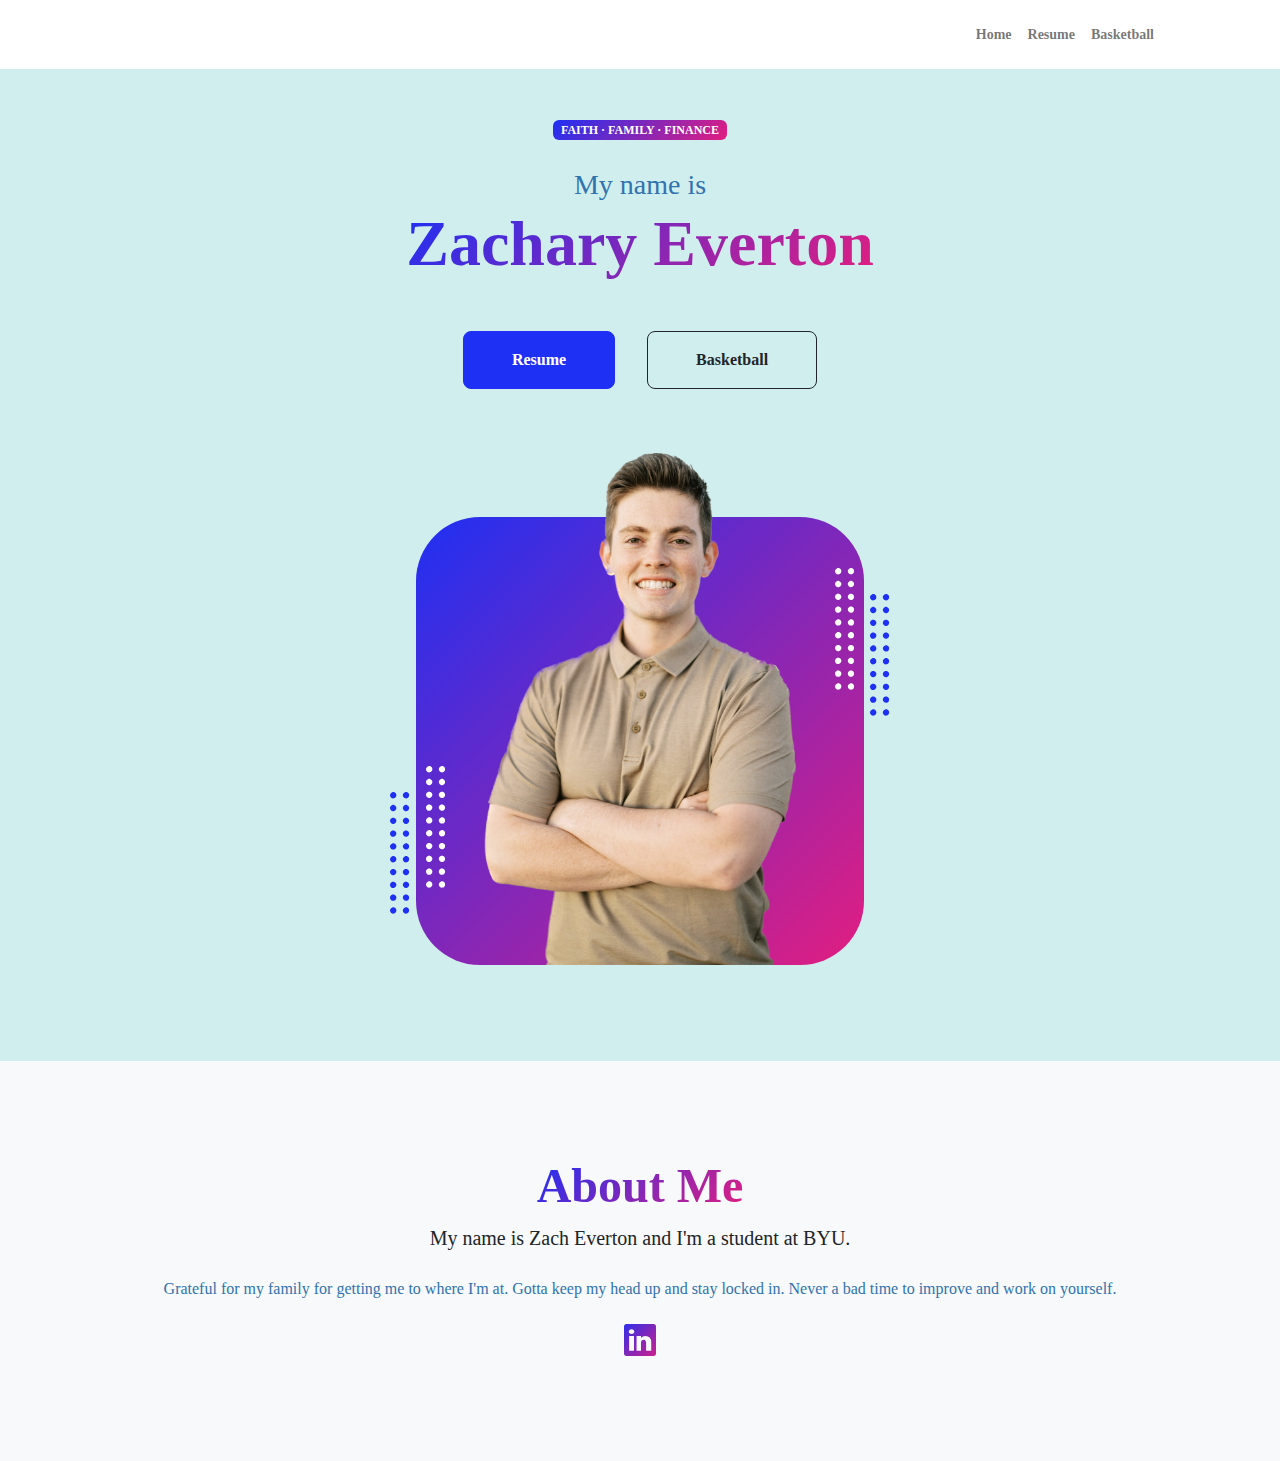
<file: index.html>
<!DOCTYPE html>
<html lang="en">
    <head>
        <meta charset="utf-8" />
        <meta name="viewport" content="width=device-width, initial-scale=1, shrink-to-fit=no" />
        <meta name="description" content="" />
        <meta name="author" content="" />
        <title>Personal - Start Bootstrap Theme</title>
        <!-- Favicon-->
        <link rel="icon" type="image/x-icon" href="assets/favicon.ico" />
        <!-- Custom Google font-->
        <link rel="preconnect" href="https://fonts.googleapis.com" />

        <link rel="preconnect" href="https://fonts.gstatic.com" crossorigin />
        <link href="https://fonts.googleapis.com/css2?family=Plus+Jakarta+Sans:wght@100;200;300;400;500;600;700;800;900&amp;display=swap" rel="stylesheet" />
        <!-- Bootstrap icons-->
        <link href="https://cdn.jsdelivr.net/npm/bootstrap-icons@1.8.1/font/bootstrap-icons.css" rel="stylesheet" />
        <!-- Core theme CSS (includes Bootstrap)-->
        <link href="css/styles.css" rel="stylesheet" />
        <link rel="stylesheet" href="css/mystylesz.css">
    </head>
    <body class="d-flex flex-column h-100">
        <main class="flex-shrink-0">
            <!-- Navigation-->
            <nav class="navbar navbar-expand-lg navbar-light bg-white py-3">
                <div class="container px-5">
                    <!--<a class="navbar-brand" href="index.html"><span class="fw-bolder text-primary">Start Bootstrap</span></a>-->
                    <button class="navbar-toggler" type="button" data-bs-toggle="collapse" data-bs-target="#navbarSupportedContent" aria-controls="navbarSupportedContent" aria-expanded="false" aria-label="Toggle navigation"><span class="navbar-toggler-icon"></span></button>
                    <div class="collapse navbar-collapse" id="navbarSupportedContent">
                        <ul class="navbar-nav ms-auto mb-2 mb-lg-0 small fw-bolder">
                            <li class="nav-item"><a class="nav-link" href="index.html">Home</a></li>
                            <li class="nav-item"><a class="nav-link" href="resume.html">Resume</a></li>
                            <li class="nav-item"><a class="nav-link" href="scratchz.html">Basketball</a></li>
                            <!--<li class="nav-item"><a class="nav-link" href="contact.html">Contact</a></li>-->
                        </ul>
                    </div>
                </div>
            </nav>
            <!-- Header-->
            <header class="py-5">
                <div class="container px-5 pb-5">
                    <div class="row gx-5 align-items-center">
                        <div class="col-xxl-5">
                            <!-- Header text content-->
                            <div class="text-center text-xxl-start">
                                <div class="badge bg-gradient-primary-to-secondary text-white mb-4"><div class="text-uppercase">Faith &middot; Family &middot; Finance</div></div>
                                <div class="fs-3 fw-light text-muted">My name is  </div>
                                <h1 class="display-3 fw-bolder mb-5"><span class="text-gradient d-inline">Zachary Everton</span></h1>
                                <div class="d-grid gap-3 d-sm-flex justify-content-sm-center justify-content-xxl-start mb-3">
                                    <a class="btn btn-primary btn-lg px-5 py-3 me-sm-3 fs-6 fw-bolder" href="resume.html">Resume</a>
                                    <a class="btn btn-outline-dark btn-lg px-5 py-3 fs-6 fw-bolder" href="scratchz.html">Basketball</a>
                                </div>
                            </div>
                        </div>
                        <div class="col-xxl-7">
                            <!-- Header profile picture-->
                            <div class="d-flex justify-content-center mt-5 mt-xxl-0">
                                <div class="profile bg-gradient-primary-to-secondary">
                                    <!-- TIP: For best results, use a photo with a transparent background like the demo example below-->
                                    <!-- Watch a tutorial on how to do this on YouTube (link)-->
                                    <img class="profile-img" src="assets/Subject.png" alt="..." />
                                    <div class="dots-1">
                                        <!-- SVG Dots-->
                                        <svg version="1.1" xmlns="http://www.w3.org/2000/svg" xmlns:xlink="http://www.w3.org/1999/xlink" x="0px" y="0px" viewBox="0 0 191.6 1215.4" style="enable-background: new 0 0 191.6 1215.4" xml:space="preserve">
                                            <g transform="translate(0.000000,1280.000000) scale(0.100000,-0.100000)">
                                                <path d="M227.7,12788.6c-105-35-200-141-222-248c-43-206,163-412,369-369c155,32,275,190,260,339c-11,105-90,213-190,262        C383.7,12801.6,289.7,12808.6,227.7,12788.6z"></path>
                                                <path d="M1507.7,12788.6c-151-50-253-216-222-362c25-119,136-230,254-255c194-41,395,142,375,339c-11,105-90,213-190,262        C1663.7,12801.6,1569.7,12808.6,1507.7,12788.6z"></path>
                                                <path d="M227.7,11508.6c-105-35-200-141-222-248c-43-206,163-412,369-369c155,32,275,190,260,339c-11,105-90,213-190,262        C383.7,11521.6,289.7,11528.6,227.7,11508.6z"></path>
                                                <path d="M1507.7,11508.6c-151-50-253-216-222-362c25-119,136-230,254-255c194-41,395,142,375,339c-11,105-90,213-190,262        C1663.7,11521.6,1569.7,11528.6,1507.7,11508.6z"></path>
                                                <path d="M227.7,10228.6c-105-35-200-141-222-248c-43-206,163-412,369-369c155,32,275,190,260,339c-11,105-90,213-190,262        C383.7,10241.6,289.7,10248.6,227.7,10228.6z"></path>
                                                <path d="M1507.7,10228.6c-105-35-200-141-222-248c-43-206,163-412,369-369c155,32,275,190,260,339c-11,105-90,213-190,262        C1663.7,10241.6,1569.7,10248.6,1507.7,10228.6z"></path>
                                                <path d="M227.7,8948.6c-105-35-200-141-222-248c-43-206,163-412,369-369c155,32,275,190,260,339c-11,105-90,213-190,262        C383.7,8961.6,289.7,8968.6,227.7,8948.6z"></path>
                                                <path d="M1507.7,8948.6c-105-35-200-141-222-248c-43-206,163-412,369-369c155,32,275,190,260,339c-11,105-90,213-190,262        C1663.7,8961.6,1569.7,8968.6,1507.7,8948.6z"></path>
                                                <path d="M227.7,7668.6c-105-35-200-141-222-248c-43-206,163-412,369-369c155,32,275,190,260,339c-11,105-90,213-190,262        C383.7,7681.6,289.7,7688.6,227.7,7668.6z"></path>
                                                <path d="M1507.7,7668.6c-105-35-200-141-222-248c-43-206,163-412,369-369c155,32,275,190,260,339c-11,105-90,213-190,262        C1663.7,7681.6,1569.7,7688.6,1507.7,7668.6z"></path>
                                                <path d="M227.7,6388.6c-105-35-200-141-222-248c-43-206,163-412,369-369c155,32,275,190,260,339c-11,105-90,213-190,262        C383.7,6401.6,289.7,6408.6,227.7,6388.6z"></path>
                                                <path d="M1507.7,6388.6c-105-35-200-141-222-248c-43-206,163-412,369-369c155,32,275,190,260,339c-11,105-90,213-190,262        C1663.7,6401.6,1569.7,6408.6,1507.7,6388.6z"></path>
                                                <path d="M227.7,5108.6c-105-35-200-141-222-248c-43-206,163-412,369-369c155,32,275,190,260,339c-11,105-90,213-190,262        C383.7,5121.6,289.7,5128.6,227.7,5108.6z"></path>
                                                <path d="M1507.7,5108.6c-105-35-200-141-222-248c-43-206,163-412,369-369c155,32,275,190,260,339c-11,105-90,213-190,262        C1663.7,5121.6,1569.7,5128.6,1507.7,5108.6z"></path>
                                                <path d="M227.7,3828.6c-105-35-200-141-222-248c-43-206,163-412,369-369c155,32,275,190,260,339c-11,105-90,213-190,262        C383.7,3841.6,289.7,3848.6,227.7,3828.6z"></path>
                                                <path d="M1507.7,3828.6c-105-35-200-141-222-248c-43-206,163-412,369-369c155,32,275,190,260,339c-11,105-90,213-190,262        C1663.7,3841.6,1569.7,3848.6,1507.7,3828.6z"></path>
                                                <path d="M227.7,2548.6c-105-35-200-141-222-248c-43-206,163-412,369-369c155,32,275,190,260,339c-11,105-90,213-190,262        C383.7,2561.6,289.7,2568.6,227.7,2548.6z"></path>
                                                <path d="M1507.7,2548.6c-105-35-200-141-222-248c-43-206,163-412,369-369c155,32,275,190,260,339c-11,105-90,213-190,262        C1663.7,2561.6,1569.7,2568.6,1507.7,2548.6z"></path>
                                                <path d="M227.7,1268.6c-105-35-200-141-222-248c-43-206,163-412,369-369c155,32,275,190,260,339c-11,105-90,213-190,262        C383.7,1281.6,289.7,1288.6,227.7,1268.6z"></path>
                                                <path d="M1507.7,1268.6c-105-35-200-141-222-248c-43-206,163-412,369-369c155,32,275,190,260,339c-11,105-90,213-190,262        C1663.7,1281.6,1569.7,1288.6,1507.7,1268.6z"></path>
                                            </g>
                                        </svg>
                                        <!-- END of SVG dots-->
                                    </div>
                                    <div class="dots-2">
                                        <!-- SVG Dots-->
                                        <svg version="1.1" xmlns="http://www.w3.org/2000/svg" xmlns:xlink="http://www.w3.org/1999/xlink" x="0px" y="0px" viewBox="0 0 191.6 1215.4" style="enable-background: new 0 0 191.6 1215.4" xml:space="preserve">
                                            <g transform="translate(0.000000,1280.000000) scale(0.100000,-0.100000)">
                                                <path d="M227.7,12788.6c-105-35-200-141-222-248c-43-206,163-412,369-369c155,32,275,190,260,339c-11,105-90,213-190,262        C383.7,12801.6,289.7,12808.6,227.7,12788.6z"></path>
                                                <path d="M1507.7,12788.6c-151-50-253-216-222-362c25-119,136-230,254-255c194-41,395,142,375,339c-11,105-90,213-190,262        C1663.7,12801.6,1569.7,12808.6,1507.7,12788.6z"></path>
                                                <path d="M227.7,11508.6c-105-35-200-141-222-248c-43-206,163-412,369-369c155,32,275,190,260,339c-11,105-90,213-190,262        C383.7,11521.6,289.7,11528.6,227.7,11508.6z"></path>
                                                <path d="M1507.7,11508.6c-151-50-253-216-222-362c25-119,136-230,254-255c194-41,395,142,375,339c-11,105-90,213-190,262        C1663.7,11521.6,1569.7,11528.6,1507.7,11508.6z"></path>
                                                <path d="M227.7,10228.6c-105-35-200-141-222-248c-43-206,163-412,369-369c155,32,275,190,260,339c-11,105-90,213-190,262        C383.7,10241.6,289.7,10248.6,227.7,10228.6z"></path>
                                                <path d="M1507.7,10228.6c-105-35-200-141-222-248c-43-206,163-412,369-369c155,32,275,190,260,339c-11,105-90,213-190,262        C1663.7,10241.6,1569.7,10248.6,1507.7,10228.6z"></path>
                                                <path d="M227.7,8948.6c-105-35-200-141-222-248c-43-206,163-412,369-369c155,32,275,190,260,339c-11,105-90,213-190,262        C383.7,8961.6,289.7,8968.6,227.7,8948.6z"></path>
                                                <path d="M1507.7,8948.6c-105-35-200-141-222-248c-43-206,163-412,369-369c155,32,275,190,260,339c-11,105-90,213-190,262        C1663.7,8961.6,1569.7,8968.6,1507.7,8948.6z"></path>
                                                <path d="M227.7,7668.6c-105-35-200-141-222-248c-43-206,163-412,369-369c155,32,275,190,260,339c-11,105-90,213-190,262        C383.7,7681.6,289.7,7688.6,227.7,7668.6z"></path>
                                                <path d="M1507.7,7668.6c-105-35-200-141-222-248c-43-206,163-412,369-369c155,32,275,190,260,339c-11,105-90,213-190,262        C1663.7,7681.6,1569.7,7688.6,1507.7,7668.6z"></path>
                                                <path d="M227.7,6388.6c-105-35-200-141-222-248c-43-206,163-412,369-369c155,32,275,190,260,339c-11,105-90,213-190,262        C383.7,6401.6,289.7,6408.6,227.7,6388.6z"></path>
                                                <path d="M1507.7,6388.6c-105-35-200-141-222-248c-43-206,163-412,369-369c155,32,275,190,260,339c-11,105-90,213-190,262        C1663.7,6401.6,1569.7,6408.6,1507.7,6388.6z"></path>
                                                <path d="M227.7,5108.6c-105-35-200-141-222-248c-43-206,163-412,369-369c155,32,275,190,260,339c-11,105-90,213-190,262        C383.7,5121.6,289.7,5128.6,227.7,5108.6z"></path>
                                                <path d="M1507.7,5108.6c-105-35-200-141-222-248c-43-206,163-412,369-369c155,32,275,190,260,339c-11,105-90,213-190,262        C1663.7,5121.6,1569.7,5128.6,1507.7,5108.6z"></path>
                                                <path d="M227.7,3828.6c-105-35-200-141-222-248c-43-206,163-412,369-369c155,32,275,190,260,339c-11,105-90,213-190,262        C383.7,3841.6,289.7,3848.6,227.7,3828.6z"></path>
                                                <path d="M1507.7,3828.6c-105-35-200-141-222-248c-43-206,163-412,369-369c155,32,275,190,260,339c-11,105-90,213-190,262        C1663.7,3841.6,1569.7,3848.6,1507.7,3828.6z"></path>
                                                <path d="M227.7,2548.6c-105-35-200-141-222-248c-43-206,163-412,369-369c155,32,275,190,260,339c-11,105-90,213-190,262        C383.7,2561.6,289.7,2568.6,227.7,2548.6z"></path>
                                                <path d="M1507.7,2548.6c-105-35-200-141-222-248c-43-206,163-412,369-369c155,32,275,190,260,339c-11,105-90,213-190,262        C1663.7,2561.6,1569.7,2568.6,1507.7,2548.6z"></path>
                                                <path d="M227.7,1268.6c-105-35-200-141-222-248c-43-206,163-412,369-369c155,32,275,190,260,339c-11,105-90,213-190,262        C383.7,1281.6,289.7,1288.6,227.7,1268.6z"></path>
                                                <path d="M1507.7,1268.6c-105-35-200-141-222-248c-43-206,163-412,369-369c155,32,275,190,260,339c-11,105-90,213-190,262        C1663.7,1281.6,1569.7,1288.6,1507.7,1268.6z"></path>
                                            </g>
                                        </svg>
                                        <!-- END of SVG dots-->
                                    </div>
                                    <div class="dots-3">
                                        <!-- SVG Dots-->
                                        <svg version="1.1" xmlns="http://www.w3.org/2000/svg" xmlns:xlink="http://www.w3.org/1999/xlink" x="0px" y="0px" viewBox="0 0 191.6 1215.4" style="enable-background: new 0 0 191.6 1215.4" xml:space="preserve">
                                            <g transform="translate(0.000000,1280.000000) scale(0.100000,-0.100000)">
                                                <path d="M227.7,12788.6c-105-35-200-141-222-248c-43-206,163-412,369-369c155,32,275,190,260,339c-11,105-90,213-190,262        C383.7,12801.6,289.7,12808.6,227.7,12788.6z"></path>
                                                <path d="M1507.7,12788.6c-151-50-253-216-222-362c25-119,136-230,254-255c194-41,395,142,375,339c-11,105-90,213-190,262        C1663.7,12801.6,1569.7,12808.6,1507.7,12788.6z"></path>
                                                <path d="M227.7,11508.6c-105-35-200-141-222-248c-43-206,163-412,369-369c155,32,275,190,260,339c-11,105-90,213-190,262        C383.7,11521.6,289.7,11528.6,227.7,11508.6z"></path>
                                                <path d="M1507.7,11508.6c-151-50-253-216-222-362c25-119,136-230,254-255c194-41,395,142,375,339c-11,105-90,213-190,262        C1663.7,11521.6,1569.7,11528.6,1507.7,11508.6z"></path>
                                                <path d="M227.7,10228.6c-105-35-200-141-222-248c-43-206,163-412,369-369c155,32,275,190,260,339c-11,105-90,213-190,262        C383.7,10241.6,289.7,10248.6,227.7,10228.6z"></path>
                                                <path d="M1507.7,10228.6c-105-35-200-141-222-248c-43-206,163-412,369-369c155,32,275,190,260,339c-11,105-90,213-190,262        C1663.7,10241.6,1569.7,10248.6,1507.7,10228.6z"></path>
                                                <path d="M227.7,8948.6c-105-35-200-141-222-248c-43-206,163-412,369-369c155,32,275,190,260,339c-11,105-90,213-190,262        C383.7,8961.6,289.7,8968.6,227.7,8948.6z"></path>
                                                <path d="M1507.7,8948.6c-105-35-200-141-222-248c-43-206,163-412,369-369c155,32,275,190,260,339c-11,105-90,213-190,262        C1663.7,8961.6,1569.7,8968.6,1507.7,8948.6z"></path>
                                                <path d="M227.7,7668.6c-105-35-200-141-222-248c-43-206,163-412,369-369c155,32,275,190,260,339c-11,105-90,213-190,262        C383.7,7681.6,289.7,7688.6,227.7,7668.6z"></path>
                                                <path d="M1507.7,7668.6c-105-35-200-141-222-248c-43-206,163-412,369-369c155,32,275,190,260,339c-11,105-90,213-190,262        C1663.7,7681.6,1569.7,7688.6,1507.7,7668.6z"></path>
                                                <path d="M227.7,6388.6c-105-35-200-141-222-248c-43-206,163-412,369-369c155,32,275,190,260,339c-11,105-90,213-190,262        C383.7,6401.6,289.7,6408.6,227.7,6388.6z"></path>
                                                <path d="M1507.7,6388.6c-105-35-200-141-222-248c-43-206,163-412,369-369c155,32,275,190,260,339c-11,105-90,213-190,262        C1663.7,6401.6,1569.7,6408.6,1507.7,6388.6z"></path>
                                                <path d="M227.7,5108.6c-105-35-200-141-222-248c-43-206,163-412,369-369c155,32,275,190,260,339c-11,105-90,213-190,262        C383.7,5121.6,289.7,5128.6,227.7,5108.6z"></path>
                                                <path d="M1507.7,5108.6c-105-35-200-141-222-248c-43-206,163-412,369-369c155,32,275,190,260,339c-11,105-90,213-190,262        C1663.7,5121.6,1569.7,5128.6,1507.7,5108.6z"></path>
                                                <path d="M227.7,3828.6c-105-35-200-141-222-248c-43-206,163-412,369-369c155,32,275,190,260,339c-11,105-90,213-190,262        C383.7,3841.6,289.7,3848.6,227.7,3828.6z"></path>
                                                <path d="M1507.7,3828.6c-105-35-200-141-222-248c-43-206,163-412,369-369c155,32,275,190,260,339c-11,105-90,213-190,262        C1663.7,3841.6,1569.7,3848.6,1507.7,3828.6z"></path>
                                                <path d="M227.7,2548.6c-105-35-200-141-222-248c-43-206,163-412,369-369c155,32,275,190,260,339c-11,105-90,213-190,262        C383.7,2561.6,289.7,2568.6,227.7,2548.6z"></path>
                                                <path d="M1507.7,2548.6c-105-35-200-141-222-248c-43-206,163-412,369-369c155,32,275,190,260,339c-11,105-90,213-190,262        C1663.7,2561.6,1569.7,2568.6,1507.7,2548.6z"></path>
                                                <path d="M227.7,1268.6c-105-35-200-141-222-248c-43-206,163-412,369-369c155,32,275,190,260,339c-11,105-90,213-190,262        C383.7,1281.6,289.7,1288.6,227.7,1268.6z"></path>
                                                <path d="M1507.7,1268.6c-105-35-200-141-222-248c-43-206,163-412,369-369c155,32,275,190,260,339c-11,105-90,213-190,262        C1663.7,1281.6,1569.7,1288.6,1507.7,1268.6z"></path>
                                            </g>
                                        </svg>
                                        <!-- END of SVG dots-->
                                    </div>
                                    <div class="dots-4">
                                        <!-- SVG Dots-->
                                        <svg version="1.1" xmlns="http://www.w3.org/2000/svg" xmlns:xlink="http://www.w3.org/1999/xlink" x="0px" y="0px" viewBox="0 0 191.6 1215.4" style="enable-background: new 0 0 191.6 1215.4" xml:space="preserve">
                                            <g transform="translate(0.000000,1280.000000) scale(0.100000,-0.100000)">
                                                <path d="M227.7,12788.6c-105-35-200-141-222-248c-43-206,163-412,369-369c155,32,275,190,260,339c-11,105-90,213-190,262        C383.7,12801.6,289.7,12808.6,227.7,12788.6z"></path>
                                                <path d="M1507.7,12788.6c-151-50-253-216-222-362c25-119,136-230,254-255c194-41,395,142,375,339c-11,105-90,213-190,262        C1663.7,12801.6,1569.7,12808.6,1507.7,12788.6z"></path>
                                                <path d="M227.7,11508.6c-105-35-200-141-222-248c-43-206,163-412,369-369c155,32,275,190,260,339c-11,105-90,213-190,262        C383.7,11521.6,289.7,11528.6,227.7,11508.6z"></path>
                                                <path d="M1507.7,11508.6c-151-50-253-216-222-362c25-119,136-230,254-255c194-41,395,142,375,339c-11,105-90,213-190,262        C1663.7,11521.6,1569.7,11528.6,1507.7,11508.6z"></path>
                                                <path d="M227.7,10228.6c-105-35-200-141-222-248c-43-206,163-412,369-369c155,32,275,190,260,339c-11,105-90,213-190,262        C383.7,10241.6,289.7,10248.6,227.7,10228.6z"></path>
                                                <path d="M1507.7,10228.6c-105-35-200-141-222-248c-43-206,163-412,369-369c155,32,275,190,260,339c-11,105-90,213-190,262        C1663.7,10241.6,1569.7,10248.6,1507.7,10228.6z"></path>
                                                <path d="M227.7,8948.6c-105-35-200-141-222-248c-43-206,163-412,369-369c155,32,275,190,260,339c-11,105-90,213-190,262        C383.7,8961.6,289.7,8968.6,227.7,8948.6z"></path>
                                                <path d="M1507.7,8948.6c-105-35-200-141-222-248c-43-206,163-412,369-369c155,32,275,190,260,339c-11,105-90,213-190,262        C1663.7,8961.6,1569.7,8968.6,1507.7,8948.6z"></path>
                                                <path d="M227.7,7668.6c-105-35-200-141-222-248c-43-206,163-412,369-369c155,32,275,190,260,339c-11,105-90,213-190,262        C383.7,7681.6,289.7,7688.6,227.7,7668.6z"></path>
                                                <path d="M1507.7,7668.6c-105-35-200-141-222-248c-43-206,163-412,369-369c155,32,275,190,260,339c-11,105-90,213-190,262        C1663.7,7681.6,1569.7,7688.6,1507.7,7668.6z"></path>
                                                <path d="M227.7,6388.6c-105-35-200-141-222-248c-43-206,163-412,369-369c155,32,275,190,260,339c-11,105-90,213-190,262        C383.7,6401.6,289.7,6408.6,227.7,6388.6z"></path>
                                                <path d="M1507.7,6388.6c-105-35-200-141-222-248c-43-206,163-412,369-369c155,32,275,190,260,339c-11,105-90,213-190,262        C1663.7,6401.6,1569.7,6408.6,1507.7,6388.6z"></path>
                                                <path d="M227.7,5108.6c-105-35-200-141-222-248c-43-206,163-412,369-369c155,32,275,190,260,339c-11,105-90,213-190,262        C383.7,5121.6,289.7,5128.6,227.7,5108.6z"></path>
                                                <path d="M1507.7,5108.6c-105-35-200-141-222-248c-43-206,163-412,369-369c155,32,275,190,260,339c-11,105-90,213-190,262        C1663.7,5121.6,1569.7,5128.6,1507.7,5108.6z"></path>
                                                <path d="M227.7,3828.6c-105-35-200-141-222-248c-43-206,163-412,369-369c155,32,275,190,260,339c-11,105-90,213-190,262        C383.7,3841.6,289.7,3848.6,227.7,3828.6z"></path>
                                                <path d="M1507.7,3828.6c-105-35-200-141-222-248c-43-206,163-412,369-369c155,32,275,190,260,339c-11,105-90,213-190,262        C1663.7,3841.6,1569.7,3848.6,1507.7,3828.6z"></path>
                                                <path d="M227.7,2548.6c-105-35-200-141-222-248c-43-206,163-412,369-369c155,32,275,190,260,339c-11,105-90,213-190,262        C383.7,2561.6,289.7,2568.6,227.7,2548.6z"></path>
                                                <path d="M1507.7,2548.6c-105-35-200-141-222-248c-43-206,163-412,369-369c155,32,275,190,260,339c-11,105-90,213-190,262        C1663.7,2561.6,1569.7,2568.6,1507.7,2548.6z"></path>
                                                <path d="M227.7,1268.6c-105-35-200-141-222-248c-43-206,163-412,369-369c155,32,275,190,260,339c-11,105-90,213-190,262        C383.7,1281.6,289.7,1288.6,227.7,1268.6z"></path>
                                                <path d="M1507.7,1268.6c-105-35-200-141-222-248c-43-206,163-412,369-369c155,32,275,190,260,339c-11,105-90,213-190,262        C1663.7,1281.6,1569.7,1288.6,1507.7,1268.6z"></path>
                                            </g>
                                        </svg>
                                        <!-- END of SVG dots-->
                                    </div>
                                </div>
                            </div>
                        </div>
                    </div>
                </div>
            </header>
            <!-- About Section-->
            <section class="bg-light py-5">
                <div class="container px-5">
                    <div class="row gx-5 justify-content-center">
                        <div class="col-xxl-8">
                            <div class="text-center my-5">
                                <h2 class="display-5 fw-bolder"><span class="text-gradient d-inline">About Me</span></h2>
                                <p class="lead fw-light mb-4">My name is Zach Everton and I'm a student at BYU.</p>
                                <p class="text-muted">Grateful for my family for getting me to where I'm at. Gotta keep my head up and stay locked in. Never a bad time to improve and work on yourself. </p>
                                <div class="d-flex justify-content-center fs-2 gap-4">
                                    <!--<a class="text-gradient" href="#!"><i class="bi bi-twitter"></i></a>-->
                                    <a class="text-gradient" href="https://www.linkedin.com/in/zeverton/" target="_blank"><i class="bi bi-linkedin"></i></a>
                                    <!--<a class="text-gradient" href="#!"><i class="bi bi-github"></i></a>-->
                                </div>
                            </div>
                        </div>
                    </div>
                </div>
            </section>
        </main>
        <!-- Footer-->
        
        <!-- Bootstrap core JS-->
        <script src="https://cdn.jsdelivr.net/npm/bootstrap@5.2.3/dist/js/bootstrap.bundle.min.js"></script>
        <!-- Core theme JS-->
        <script src="js/scripts.js"></script>
    </body>
</html>
</file>
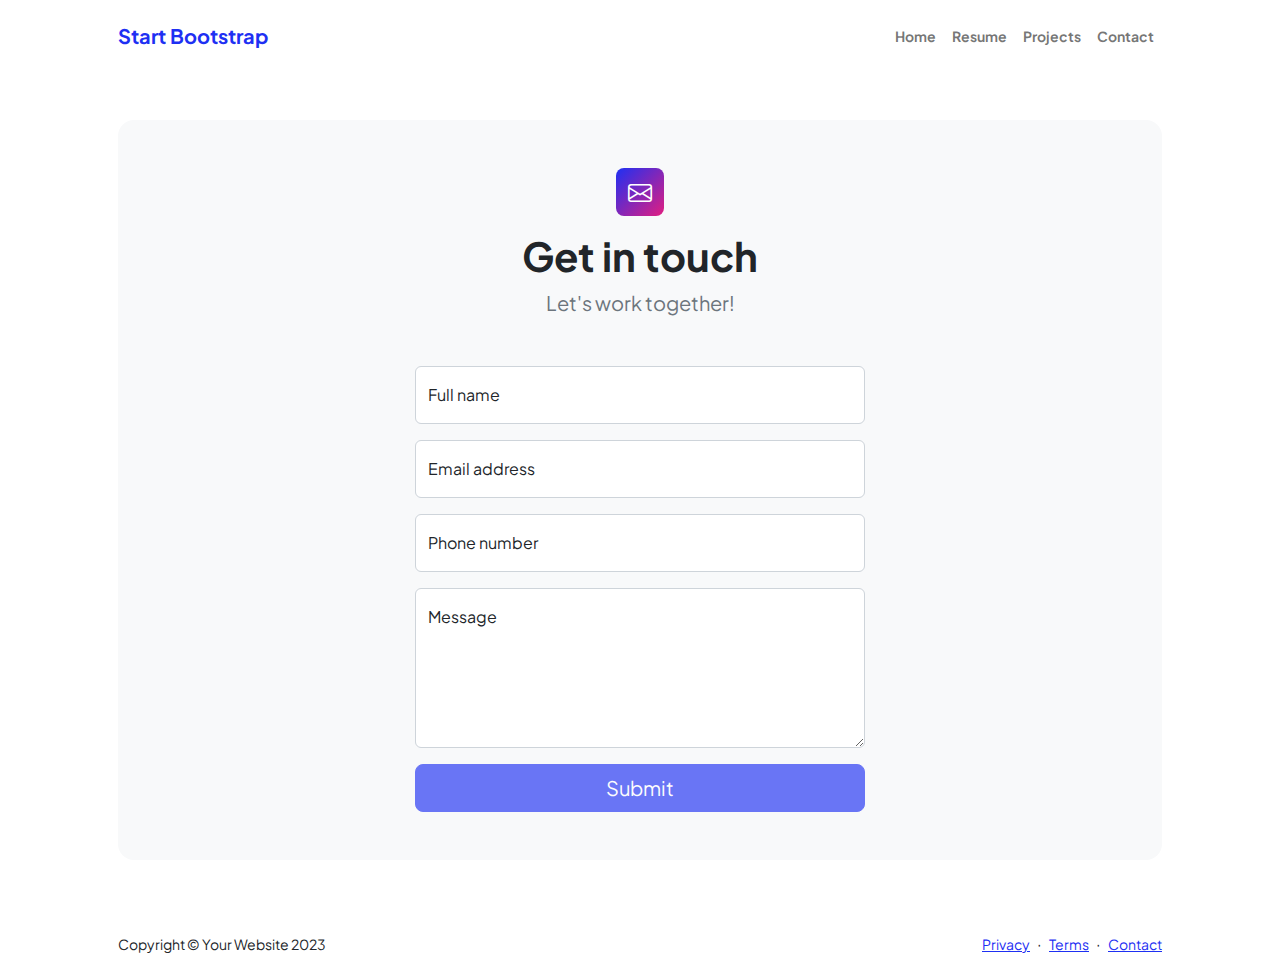
<file: contact.html>
<!DOCTYPE html>
<html lang="en">
    <head>
        <meta charset="utf-8" />
        <meta name="viewport" content="width=device-width, initial-scale=1, shrink-to-fit=no" />
        <meta name="description" content />
        <meta name="author" content />
        <title>Modern Business - Start Bootstrap Template</title>
        <!-- Favicon-->
        <link rel="icon" type="image/x-icon" href="assets/favicon.ico" />
        <!-- Custom Google font-->
        <link rel="preconnect" href="https://fonts.googleapis.com" />
        <link rel="preconnect" href="https://fonts.gstatic.com" crossorigin />
        <link href="https://fonts.googleapis.com/css2?family=Plus+Jakarta+Sans:wght@100;200;300;400;500;600;700;800;900&amp;display=swap" rel="stylesheet" />
        <!-- Bootstrap icons-->
        <link href="https://cdn.jsdelivr.net/npm/bootstrap-icons@1.8.1/font/bootstrap-icons.css" rel="stylesheet" />
        <!-- Core theme CSS (includes Bootstrap)-->
        <link href="css/styles.css" rel="stylesheet" />
    </head>
    <body class="d-flex flex-column">
        <main class="flex-shrink-0">
            <!-- Navigation-->
            <nav class="navbar navbar-expand-lg navbar-light bg-white py-3">
                <div class="container px-5">
                    <a class="navbar-brand" href="index.html"><span class="fw-bolder text-primary">Start Bootstrap</span></a>
                    <button class="navbar-toggler" type="button" data-bs-toggle="collapse" data-bs-target="#navbarSupportedContent" aria-controls="navbarSupportedContent" aria-expanded="false" aria-label="Toggle navigation"><span class="navbar-toggler-icon"></span></button>
                    <div class="collapse navbar-collapse" id="navbarSupportedContent">
                        <ul class="navbar-nav ms-auto mb-2 mb-lg-0 small fw-bolder">
                            <li class="nav-item"><a class="nav-link" href="index.html">Home</a></li>
                            <li class="nav-item"><a class="nav-link" href="resume.html">Resume</a></li>
                            <li class="nav-item"><a class="nav-link" href="projects.html">Projects</a></li>
                            <li class="nav-item"><a class="nav-link" href="contact.html">Contact</a></li>
                        </ul>
                    </div>
                </div>
            </nav>
            <!-- Page content-->
            <section class="py-5">
                <div class="container px-5">
                    <!-- Contact form-->
                    <div class="bg-light rounded-4 py-5 px-4 px-md-5">
                        <div class="text-center mb-5">
                            <div class="feature bg-primary bg-gradient-primary-to-secondary text-white rounded-3 mb-3"><i class="bi bi-envelope"></i></div>
                            <h1 class="fw-bolder">Get in touch</h1>
                            <p class="lead fw-normal text-muted mb-0">Let's work together!</p>
                        </div>
                        <div class="row gx-5 justify-content-center">
                            <div class="col-lg-8 col-xl-6">
                                <!-- * * * * * * * * * * * * * * *-->
                                <!-- * * SB Forms Contact Form * *-->
                                <!-- * * * * * * * * * * * * * * *-->
                                <!-- This form is pre-integrated with SB Forms.-->
                                <!-- To make this form functional, sign up at-->
                                <!-- https://startbootstrap.com/solution/contact-forms-->
                                <!-- to get an API token!-->
                                <form id="contactForm" data-sb-form-api-token="API_TOKEN">
                                    <!-- Name input-->
                                    <div class="form-floating mb-3">
                                        <input class="form-control" id="name" type="text" placeholder="Enter your name..." data-sb-validations="required" />
                                        <label for="name">Full name</label>
                                        <div class="invalid-feedback" data-sb-feedback="name:required">A name is required.</div>
                                    </div>
                                    <!-- Email address input-->
                                    <div class="form-floating mb-3">
                                        <input class="form-control" id="email" type="email" placeholder="name@example.com" data-sb-validations="required,email" />
                                        <label for="email">Email address</label>
                                        <div class="invalid-feedback" data-sb-feedback="email:required">An email is required.</div>
                                        <div class="invalid-feedback" data-sb-feedback="email:email">Email is not valid.</div>
                                    </div>
                                    <!-- Phone number input-->
                                    <div class="form-floating mb-3">
                                        <input class="form-control" id="phone" type="tel" placeholder="(123) 456-7890" data-sb-validations="required" />
                                        <label for="phone">Phone number</label>
                                        <div class="invalid-feedback" data-sb-feedback="phone:required">A phone number is required.</div>
                                    </div>
                                    <!-- Message input-->
                                    <div class="form-floating mb-3">
                                        <textarea class="form-control" id="message" type="text" placeholder="Enter your message here..." style="height: 10rem" data-sb-validations="required"></textarea>
                                        <label for="message">Message</label>
                                        <div class="invalid-feedback" data-sb-feedback="message:required">A message is required.</div>
                                    </div>
                                    <!-- Submit success message-->
                                    <!---->
                                    <!-- This is what your users will see when the form-->
                                    <!-- has successfully submitted-->
                                    <div class="d-none" id="submitSuccessMessage">
                                        <div class="text-center mb-3">
                                            <div class="fw-bolder">Form submission successful!</div>
                                            To activate this form, sign up at
                                            <br />
                                            <a href="https://startbootstrap.com/solution/contact-forms">https://startbootstrap.com/solution/contact-forms</a>
                                        </div>
                                    </div>
                                    <!-- Submit error message-->
                                    <!---->
                                    <!-- This is what your users will see when there is-->
                                    <!-- an error submitting the form-->
                                    <div class="d-none" id="submitErrorMessage"><div class="text-center text-danger mb-3">Error sending message!</div></div>
                                    <!-- Submit Button-->
                                    <div class="d-grid"><button class="btn btn-primary btn-lg disabled" id="submitButton" type="submit">Submit</button></div>
                                </form>
                            </div>
                        </div>
                    </div>
                </div>
            </section>
        </main>
        <!-- Footer-->
        <footer class="bg-white py-4 mt-auto">
            <div class="container px-5">
                <div class="row align-items-center justify-content-between flex-column flex-sm-row">
                    <div class="col-auto"><div class="small m-0">Copyright &copy; Your Website 2023</div></div>
                    <div class="col-auto">
                        <a class="small" href="#!">Privacy</a>
                        <span class="mx-1">&middot;</span>
                        <a class="small" href="#!">Terms</a>
                        <span class="mx-1">&middot;</span>
                        <a class="small" href="#!">Contact</a>
                    </div>
                </div>
            </div>
        </footer>
        <!-- Bootstrap core JS-->
        <script src="https://cdn.jsdelivr.net/npm/bootstrap@5.2.3/dist/js/bootstrap.bundle.min.js"></script>
        <!-- Core theme JS-->
        <script src="js/scripts.js"></script>
        <!-- * * * * * * * * * * * * * * * * * * * * * * * * * * * * * * * * * * * * * * * *-->
        <!-- * *                               SB Forms JS                               * *-->
        <!-- * * Activate your form at https://startbootstrap.com/solution/contact-forms * *-->
        <!-- * * * * * * * * * * * * * * * * * * * * * * * * * * * * * * * * * * * * * * * *-->
        <script src="https://cdn.startbootstrap.com/sb-forms-latest.js"></script>
    </body>
</html>
</file>
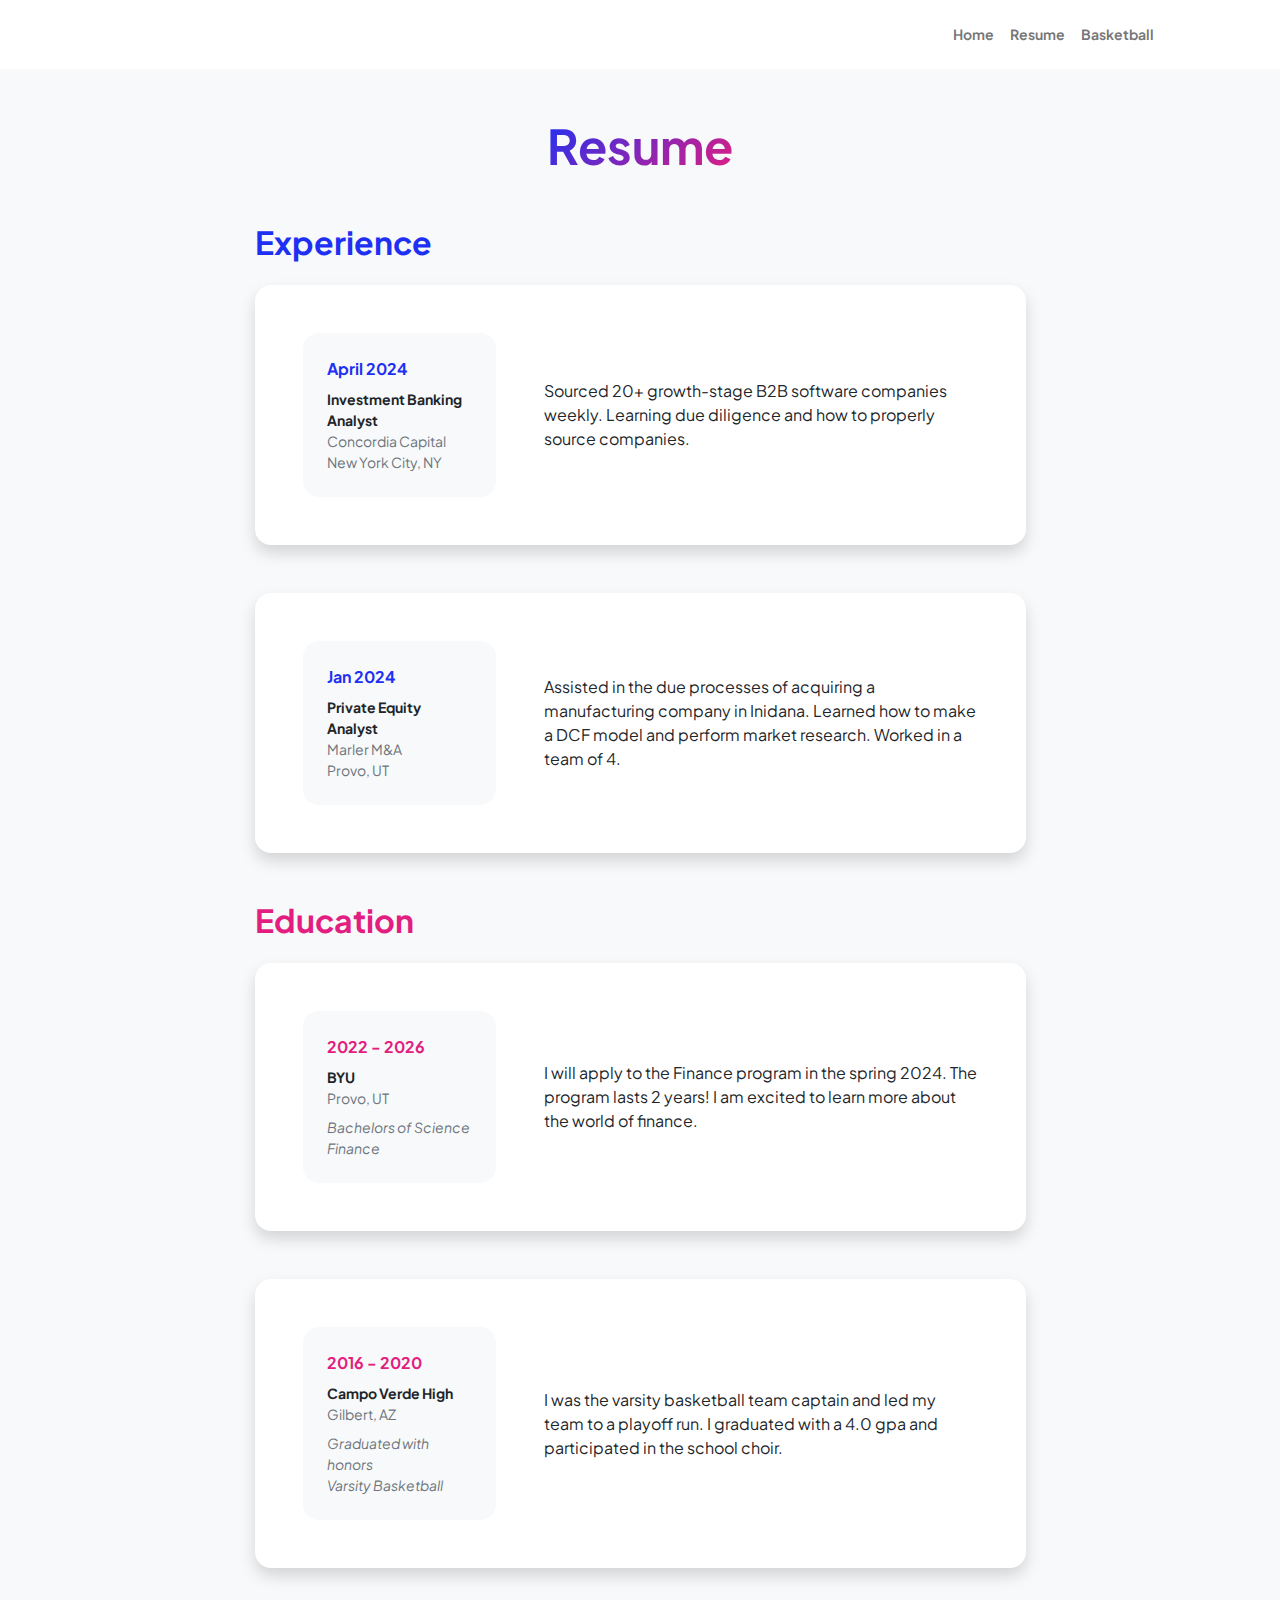
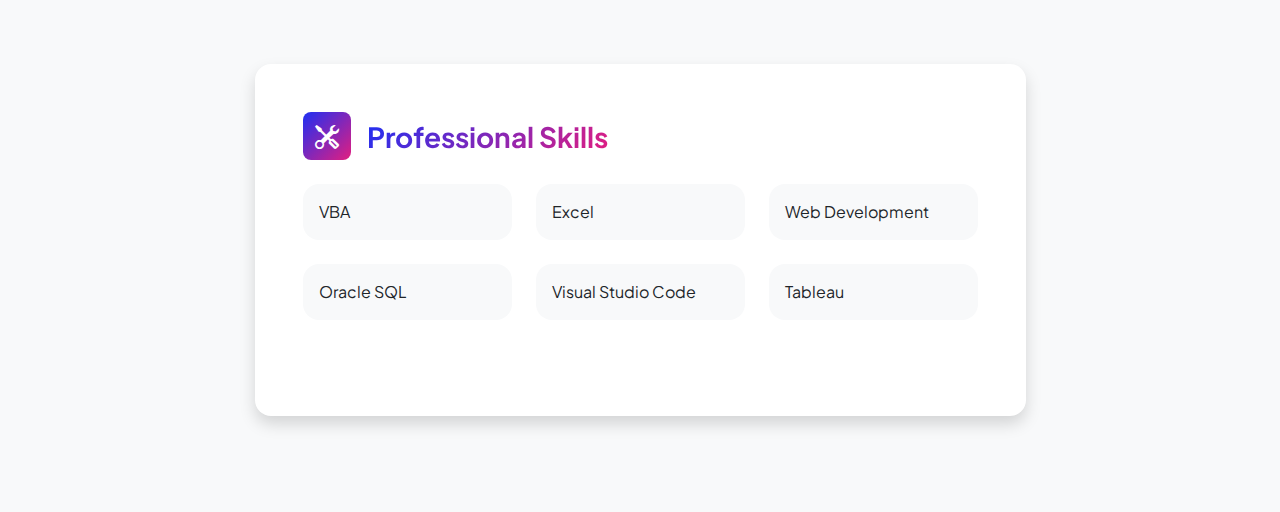
<file: resume.html>
<!DOCTYPE html>
<html lang="en">
    <head>
        <meta charset="utf-8" />
        <meta name="viewport" content="width=device-width, initial-scale=1, shrink-to-fit=no" />
        <meta name="description" content="" />
        <meta name="author" content="" />
        <title>Personal - Start Bootstrap Template</title>
        <!-- Favicon-->
        <link rel="icon" type="image/x-icon" href="assets/favicon.ico" />
        <!-- Custom Google font-->
        <link rel="preconnect" href="https://fonts.googleapis.com" />
        <link rel="preconnect" href="https://fonts.gstatic.com" crossorigin />
        <link href="https://fonts.googleapis.com/css2?family=Plus+Jakarta+Sans:wght@100;200;300;400;500;600;700;800;900&amp;display=swap" rel="stylesheet" />
        <!-- Bootstrap icons-->
        <link href="https://cdn.jsdelivr.net/npm/bootstrap-icons@1.8.1/font/bootstrap-icons.css" rel="stylesheet" />
        <!-- Core theme CSS (includes Bootstrap)-->
        <link href="css/styles.css" rel="stylesheet" />
    </head>
    <body class="d-flex flex-column h-100 bg-light">
        <main class="flex-shrink-0">
            <!-- Navigation-->
            <nav class="navbar navbar-expand-lg navbar-light bg-white py-3">
                <div class="container px-5">
                    <!--<a class="navbar-brand" href="index.html"><span class="fw-bolder text-primary">Start Bootstrap</span></a>-->
                    <button class="navbar-toggler" type="button" data-bs-toggle="collapse" data-bs-target="#navbarSupportedContent" aria-controls="navbarSupportedContent" aria-expanded="false" aria-label="Toggle navigation"><span class="navbar-toggler-icon"></span></button>
                    <div class="collapse navbar-collapse" id="navbarSupportedContent">
                        <ul class="navbar-nav ms-auto mb-2 mb-lg-0 small fw-bolder">
                            <li class="nav-item"><a class="nav-link" href="index.html">Home</a></li>
                            <li class="nav-item"><a class="nav-link" href="resume.html">Resume</a></li>
                            <li class="nav-item"><a class="nav-link" href="scratchz.html">Basketball</a></li>
                            <!--<li class="nav-item"><a class="nav-link" href="contact.html">Contact</a></li>-->
                        </ul>
                    </div>
                </div>
            </nav>
            <!-- Page Content-->
            <div class="container px-5 my-5">
                <div class="text-center mb-5">
                    <h1 class="display-5 fw-bolder mb-0"><span class="text-gradient d-inline">Resume</span></h1>
                </div>
                <div class="row gx-5 justify-content-center">
                    <div class="col-lg-11 col-xl-9 col-xxl-8">
                        <!-- Experience Section-->
                        <section>
                            <div class="d-flex align-items-center justify-content-between mb-4">
                                <h2 class="text-primary fw-bolder mb-0">Experience</h2>
                                <!-- Download resume button-->
                                <!-- Note: Set the link href target to a PDF file within your project-->
                                <!--<a class="btn btn-primary px-4 py-3" href="#!">
                                    <div class="d-inline-block bi bi-download me-2"></div>
                                    Download Resume
                                </a>-->
                            </div>
                            <!-- Experience Card 1-->
                            <div class="card shadow border-0 rounded-4 mb-5">
                                <div class="card-body p-5">
                                    <div class="row align-items-center gx-5">
                                        <div class="col text-center text-lg-start mb-4 mb-lg-0">
                                            <div class="bg-light p-4 rounded-4">
                                                <div class="text-primary fw-bolder mb-2">April 2024 </div>
                                                <div class="small fw-bolder">Investment Banking Analyst</div>
                                                <div class="small text-muted">Concordia Capital</div>
                                                <div class="small text-muted">New York City, NY</div>
                                            </div>
                                        </div>
                                        <div class="col-lg-8"><div>Sourced 20+ growth-stage B2B software companies weekly. Learning due diligence and how to properly source companies.</div></div>
                                    </div>
                                </div>
                            </div>
                            <!-- Experience Card 2-->
                            <div class="card shadow border-0 rounded-4 mb-5">
                                <div class="card-body p-5">
                                    <div class="row align-items-center gx-5">
                                        <div class="col text-center text-lg-start mb-4 mb-lg-0">
                                            <div class="bg-light p-4 rounded-4">
                                                <div class="text-primary fw-bolder mb-2">Jan 2024</div>
                                                <div class="small fw-bolder">Private Equity Analyst</div>
                                                <div class="small text-muted">Marler M&A</div>
                                                <div class="small text-muted">Provo, UT</div>
                                            </div>
                                        </div>
                                        <div class="col-lg-8"><div>Assisted in the due processes of acquiring a manufacturing company in Inidana. Learned how to make a DCF model and perform market research. Worked in a team of 4.</div></div>
                                    </div>
                                </div>
                            </div>
                        </section>
                        <!-- Education Section-->
                        <section>
                            <h2 class="text-secondary fw-bolder mb-4">Education</h2>
                            <!-- Education Card 1-->
                            <div class="card shadow border-0 rounded-4 mb-5">
                                <div class="card-body p-5">
                                    <div class="row align-items-center gx-5">
                                        <div class="col text-center text-lg-start mb-4 mb-lg-0">
                                            <div class="bg-light p-4 rounded-4">
                                                <div class="text-secondary fw-bolder mb-2">2022 - 2026</div>
                                                <div class="mb-2">
                                                    <div class="small fw-bolder">BYU</div>
                                                    <div class="small text-muted">Provo, UT</div>
                                                </div>
                                                <div class="fst-italic">
                                                    <div class="small text-muted">Bachelors of Science</div>
                                                    <div class="small text-muted">Finance</div>
                                                </div>
                                            </div>
                                        </div>
                                        <div class="col-lg-8"><div>I will apply to the Finance program in the spring 2024. The program lasts 2 years! I am excited to learn more about the world of finance.</div></div>
                                    </div>
                                </div>
                            </div>
                            <!-- Education Card 2-->
                            <div class="card shadow border-0 rounded-4 mb-5">
                                <div class="card-body p-5">
                                    <div class="row align-items-center gx-5">
                                        <div class="col text-center text-lg-start mb-4 mb-lg-0">
                                            <div class="bg-light p-4 rounded-4">
                                                <div class="text-secondary fw-bolder mb-2">2016 - 2020</div>
                                                <div class="mb-2">
                                                    <div class="small fw-bolder">Campo Verde High</div>
                                                    <div class="small text-muted">Gilbert, AZ</div>
                                                </div>
                                                <div class="fst-italic">
                                                    <div class="small text-muted">Graduated with honors</div>
                                                    <div class="small text-muted">Varsity Basketball </div>
                                                </div>
                                            </div>
                                        </div>
                                        <div class="col-lg-8"><div>I was the varsity basketball team captain and led my team to a playoff run. I graduated with a 4.0 gpa and participated in the school choir.</div></div>
                                    </div>
                                </div>
                            </div>
                        </section>
                        <!-- Divider-->
                        <div class="pb-5"></div>
                        <!-- Skills Section-->
                        <section>
                            <!-- Skillset Card-->
                            <div class="card shadow border-0 rounded-4 mb-5">
                                <div class="card-body p-5">
                                    <!-- Professional skills list-->
                                    <div class="mb-5">
                                        <div class="d-flex align-items-center mb-4">
                                            <div class="feature bg-primary bg-gradient-primary-to-secondary text-white rounded-3 me-3"><i class="bi bi-tools"></i></div>
                                            <h3 class="fw-bolder mb-0"><span class="text-gradient d-inline">Professional Skills</span></h3>
                                        </div>
                                        <div class="row row-cols-1 row-cols-md-3 mb-4">
                                            <div class="col mb-4 mb-md-0"><div class="d-flex align-items-center bg-light rounded-4 p-3 h-100">VBA</div></div>
                                            <div class="col mb-4 mb-md-0"><div class="d-flex align-items-center bg-light rounded-4 p-3 h-100">Excel</div></div>
                                            <div class="col"><div class="d-flex align-items-center bg-light rounded-4 p-3 h-100">Web Development</div></div>
                                        </div>
                                        <div class="row row-cols-1 row-cols-md-3">
                                            <div class="col mb-4 mb-md-0"><div class="d-flex align-items-center bg-light rounded-4 p-3 h-100">Oracle SQL</div></div>
                                            <div class="col mb-4 mb-md-0"><div class="d-flex align-items-center bg-light rounded-4 p-3 h-100">Visual Studio Code</div></div>
                                            <div class="col"><div class="d-flex align-items-center bg-light rounded-4 p-3 h-100">Tableau</div></div>
                                        </div>
                                    </div>
                                    <!-- Languages list-->
                                    
        <!-- Bootstrap core JS-->
        <script src="https://cdn.jsdelivr.net/npm/bootstrap@5.2.3/dist/js/bootstrap.bundle.min.js"></script>
        <!-- Core theme JS-->
        <script src="js/scripts.js"></script>
    </body>
</html>
</file>
<file: css/mystylesz.css>
body{
    font-family:Cambria, Cochin, Georgia, Times, 'Times New Roman', serif ;
   background-color: rgb(209, 238, 239);
}

.text-muted{
    color: rgb(48, 115, 174) !important
}


/*Div Styles*/
.common{
    font-family:'Courier New', Courier, monospace ;
    position: absolute;
}
.top{
    top: 0px;
    left: 0px;
    right: 0px;
}
.middle{
    top: 100px;
    left: 0px;
    right: 0px
}

.bottom{
    position: fixed;
    bottom: 0px;
    left: 0px;
    right: 0px;
    z-index: 1;
    text-align: center;
    background-color: rgb(114, 189, 213);
    font-style: italic;
    font-weight: bold;


}
.imgcenter{
    display: block;
    margin:auto;
    border: 5px solid burlywood;
}
</file>
